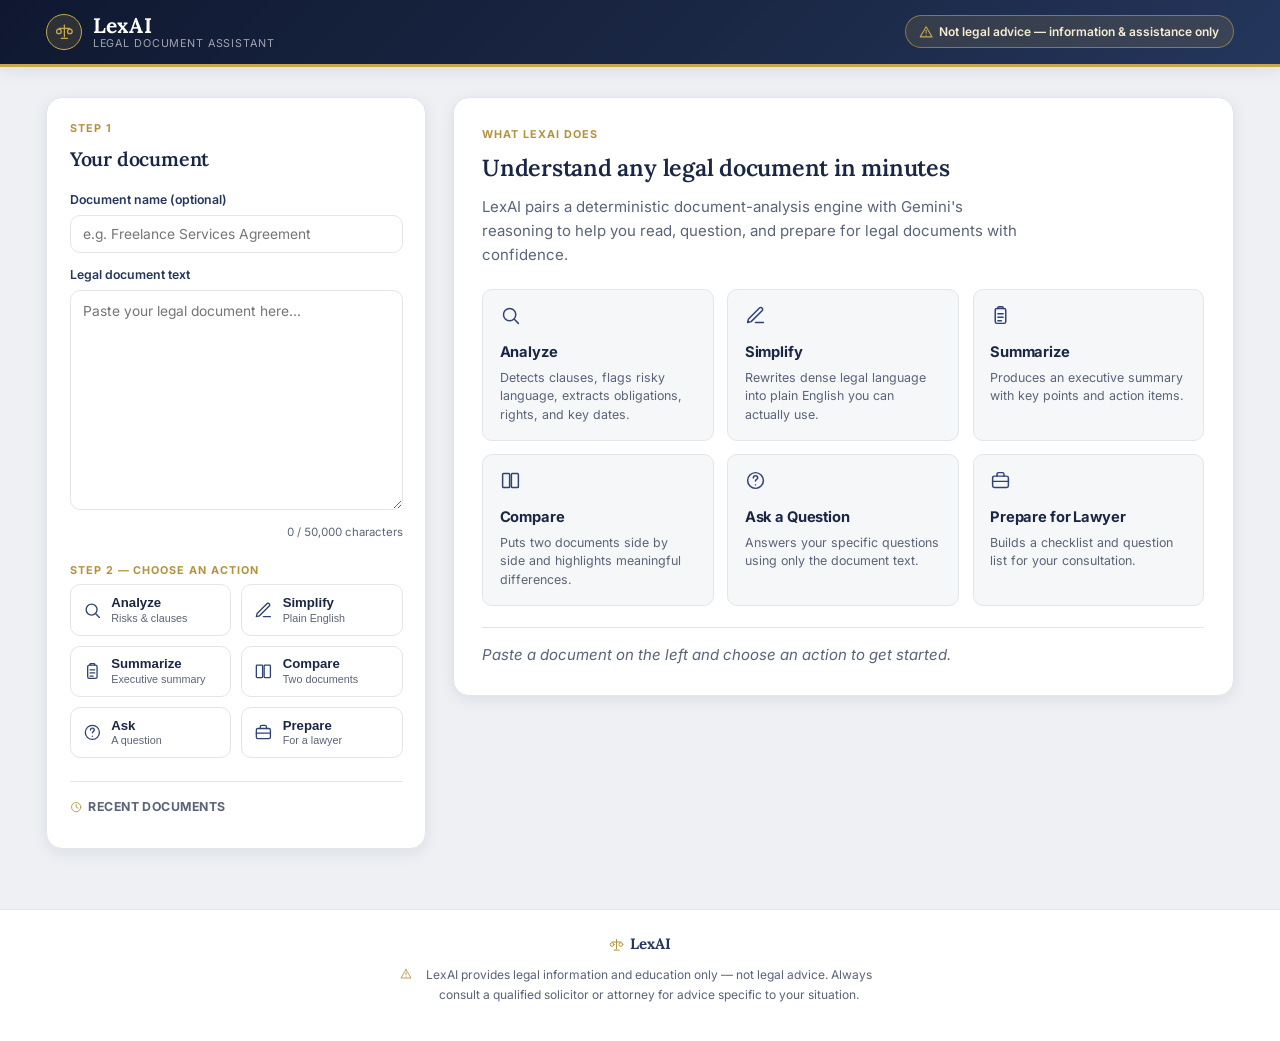
<file: frontend/index.html>
<!doctype html>
<html lang="en">
<head>
  <meta charset="utf-8" />
  <meta name="viewport" content="width=device-width, initial-scale=1" />
  <title>LexAI — Legal Document Assistant</title>
  <link rel="preconnect" href="https://fonts.googleapis.com" />
  <link rel="preconnect" href="https://fonts.gstatic.com" crossorigin />
  <link
    href="https://fonts.googleapis.com/css2?family=Inter:wght@400;500;600;700;800&family=Lora:wght@500;600;700&display=swap"
    rel="stylesheet"
  />
  <link rel="stylesheet" href="style.css" />
</head>
<body>
  <a class="skip-link" href="#main-content">Skip to main content</a>

  <!-- Shared icon sprite: every <use href="#icon-*"> below (and every one
       injected dynamically by script.js) resolves against this single
       source of truth — icons are defined once, never duplicated. -->
  <svg aria-hidden="true" style="position:absolute;width:0;height:0;overflow:hidden" focusable="false">
    <defs>
      <symbol id="icon-scale" viewBox="0 0 24 24">
        <g fill="none" stroke="currentColor" stroke-width="1.6" stroke-linecap="round" stroke-linejoin="round">
          <line x1="12" y1="4" x2="12" y2="19"/>
          <line x1="5" y1="8" x2="19" y2="8"/>
          <line x1="8" y1="21" x2="16" y2="21"/>
          <circle cx="5" cy="12" r="3"/>
          <circle cx="19" cy="12" r="3"/>
        </g>
      </symbol>
      <symbol id="icon-search" viewBox="0 0 24 24">
        <g fill="none" stroke="currentColor" stroke-width="1.7" stroke-linecap="round" stroke-linejoin="round">
          <circle cx="11" cy="11" r="7"/>
          <line x1="21" y1="21" x2="16.65" y2="16.65"/>
        </g>
      </symbol>
      <symbol id="icon-edit" viewBox="0 0 24 24">
        <g fill="none" stroke="currentColor" stroke-width="1.7" stroke-linecap="round" stroke-linejoin="round">
          <path d="M12 20h9"/>
          <path d="M16.5 3.5a2.121 2.121 0 0 1 3 3L7 19l-4 1 1-4Z"/>
        </g>
      </symbol>
      <symbol id="icon-clipboard" viewBox="0 0 24 24">
        <g fill="none" stroke="currentColor" stroke-width="1.7" stroke-linecap="round" stroke-linejoin="round">
          <rect x="6" y="4" width="12" height="17" rx="2"/>
          <path d="M9 4V3a1 1 0 0 1 1-1h4a1 1 0 0 1 1 1v1"/>
          <line x1="9" y1="10" x2="15" y2="10"/>
          <line x1="9" y1="14" x2="15" y2="14"/>
          <line x1="9" y1="18" x2="13" y2="18"/>
        </g>
      </symbol>
      <symbol id="icon-compare" viewBox="0 0 24 24">
        <g fill="none" stroke="currentColor" stroke-width="1.7" stroke-linejoin="round">
          <rect x="3" y="4" width="8" height="16" rx="1"/>
          <rect x="13" y="4" width="8" height="16" rx="1"/>
        </g>
      </symbol>
      <symbol id="icon-help" viewBox="0 0 24 24">
        <g fill="none" stroke="currentColor" stroke-width="1.7" stroke-linecap="round" stroke-linejoin="round">
          <circle cx="12" cy="12" r="9"/>
          <path d="M9.5 9a2.5 2.5 0 0 1 5 0c0 1.5-2.5 2-2.5 3.5"/>
          <line x1="12" y1="17" x2="12.01" y2="17"/>
        </g>
      </symbol>
      <symbol id="icon-briefcase" viewBox="0 0 24 24">
        <g fill="none" stroke="currentColor" stroke-width="1.7" stroke-linecap="round" stroke-linejoin="round">
          <rect x="3" y="7" width="18" height="13" rx="2"/>
          <path d="M8 7V5a2 2 0 0 1 2-2h4a2 2 0 0 1 2 2v2"/>
          <line x1="3" y1="13" x2="21" y2="13"/>
        </g>
      </symbol>
      <symbol id="icon-alert" viewBox="0 0 24 24">
        <g fill="none" stroke="currentColor" stroke-width="1.7" stroke-linecap="round" stroke-linejoin="round">
          <path d="M12 3 2 20h20L12 3Z"/>
          <line x1="12" y1="9" x2="12" y2="14"/>
          <line x1="12" y1="17.5" x2="12.01" y2="17.5"/>
        </g>
      </symbol>
      <symbol id="icon-check" viewBox="0 0 24 24">
        <g fill="none" stroke="currentColor" stroke-width="1.7" stroke-linecap="round" stroke-linejoin="round">
          <circle cx="12" cy="12" r="9"/>
          <path d="M8 12.5l2.5 2.5L16 9.5"/>
        </g>
      </symbol>
      <symbol id="icon-unlock" viewBox="0 0 24 24">
        <g fill="none" stroke="currentColor" stroke-width="1.7" stroke-linecap="round" stroke-linejoin="round">
          <rect x="4" y="11" width="16" height="9" rx="2"/>
          <path d="M8 11V7a4 4 0 0 1 7.5-2"/>
        </g>
      </symbol>
      <symbol id="icon-calendar" viewBox="0 0 24 24">
        <g fill="none" stroke="currentColor" stroke-width="1.7" stroke-linecap="round" stroke-linejoin="round">
          <rect x="3" y="5" width="18" height="16" rx="2"/>
          <line x1="3" y1="10" x2="21" y2="10"/>
          <line x1="8" y1="3" x2="8" y2="7"/>
          <line x1="16" y1="3" x2="16" y2="7"/>
        </g>
      </symbol>
      <symbol id="icon-file" viewBox="0 0 24 24">
        <g fill="none" stroke="currentColor" stroke-width="1.7" stroke-linecap="round" stroke-linejoin="round">
          <path d="M6 3h9l5 5v13a1 1 0 0 1-1 1H6a1 1 0 0 1-1-1V4a1 1 0 0 1 1-1Z"/>
          <path d="M15 3v5h5"/>
          <line x1="8" y1="13" x2="16" y2="13"/>
          <line x1="8" y1="17" x2="16" y2="17"/>
        </g>
      </symbol>
      <symbol id="icon-trash" viewBox="0 0 24 24">
        <g fill="none" stroke="currentColor" stroke-width="1.7" stroke-linecap="round" stroke-linejoin="round">
          <line x1="4" y1="7" x2="20" y2="7"/>
          <path d="M6 7l1 13a2 2 0 0 0 2 2h6a2 2 0 0 0 2-2l1-13"/>
          <path d="M9 7V4a1 1 0 0 1 1-1h4a1 1 0 0 1 1 1v3"/>
        </g>
      </symbol>
      <symbol id="icon-clock" viewBox="0 0 24 24">
        <g fill="none" stroke="currentColor" stroke-width="1.7" stroke-linecap="round" stroke-linejoin="round">
          <circle cx="12" cy="12" r="9"/>
          <polyline points="12 7 12 12 16 14"/>
        </g>
      </symbol>
      <symbol id="icon-arrow-circle" viewBox="0 0 24 24">
        <g fill="none" stroke="currentColor" stroke-width="1.7" stroke-linecap="round" stroke-linejoin="round">
          <circle cx="12" cy="12" r="9"/>
          <polyline points="10 8 14 12 10 16"/>
        </g>
      </symbol>
    </defs>
  </svg>

  <header class="app-header">
    <div class="header-inner">
      <div class="brand">
        <span class="brand-mark" aria-hidden="true"><svg class="icon"><use href="#icon-scale"/></svg></span>
        <span class="brand-text">
          <span class="brand-name">LexAI</span>
          <span class="brand-tagline">Legal Document Assistant</span>
        </span>
      </div>
      <p class="advice-banner" role="note">
        <svg class="icon" aria-hidden="true"><use href="#icon-alert"/></svg>
        Not legal advice — information &amp; assistance only
      </p>
    </div>
  </header>

  <main id="main-content" class="app-layout">
    <section class="input-panel" aria-label="Document input">
      <p class="eyebrow">Step 1</p>
      <h1 class="panel-title">Your document</h1>

      <label for="doc-label" class="field-label">Document name (optional)</label>
      <input
        id="doc-label"
        type="text"
        class="text-input"
        maxlength="80"
        placeholder="e.g. Freelance Services Agreement"
        aria-label="Optional document name"
      />

      <label for="doc-text" class="field-label">Legal document text</label>
      <textarea
        id="doc-text"
        class="doc-textarea"
        aria-label="Legal document text"
        aria-required="true"
        placeholder="Paste your legal document here..."
      ></textarea>
      <div class="char-count" id="char-count" aria-live="polite">0 / 50,000 characters</div>

      <div id="compare-panel" class="conditional-panel" hidden>
        <label for="doc-text-b" class="field-label">Second document name (optional)</label>
        <input
          id="doc-label-b"
          type="text"
          class="text-input"
          maxlength="80"
          placeholder="e.g. Revised Draft"
          aria-label="Optional second document name"
        />
        <label for="doc-text-b" class="field-label">Second document text</label>
        <textarea
          id="doc-text-b"
          class="doc-textarea small"
          aria-label="Second legal document text for comparison"
          placeholder="Paste the second document here..."
        ></textarea>
      </div>

      <div id="ask-panel" class="conditional-panel" hidden>
        <label for="ask-question" class="field-label">Your question</label>
        <input
          id="ask-question"
          type="text"
          class="text-input"
          maxlength="500"
          placeholder="e.g. Can I terminate this early?"
          aria-label="Question about the document"
        />
      </div>

      <div id="simplify-panel" class="conditional-panel" hidden>
        <label for="simplify-focus" class="field-label">Focus on (optional)</label>
        <input
          id="simplify-focus"
          type="text"
          class="text-input"
          maxlength="200"
          placeholder="e.g. payment terms"
          aria-label="Optional aspect to focus the simplification on"
        />
      </div>

      <p class="eyebrow action-eyebrow">Step 2 — choose an action</p>
      <div class="action-grid" role="group" aria-label="Choose an action">
        <button type="button" class="action-btn" data-action="analyze" aria-label="Analyze document for risks, obligations, and clauses">
          <svg class="icon" aria-hidden="true"><use href="#icon-search"/></svg>
          <span class="action-btn-text">
            <span class="action-btn-title">Analyze</span>
            <span class="action-btn-desc">Risks &amp; clauses</span>
          </span>
        </button>
        <button type="button" class="action-btn" data-action="simplify" aria-label="Simplify document into plain English">
          <svg class="icon" aria-hidden="true"><use href="#icon-edit"/></svg>
          <span class="action-btn-text">
            <span class="action-btn-title">Simplify</span>
            <span class="action-btn-desc">Plain English</span>
          </span>
        </button>
        <button type="button" class="action-btn" data-action="summarize" aria-label="Summarize document into an executive summary">
          <svg class="icon" aria-hidden="true"><use href="#icon-clipboard"/></svg>
          <span class="action-btn-text">
            <span class="action-btn-title">Summarize</span>
            <span class="action-btn-desc">Executive summary</span>
          </span>
        </button>
        <button type="button" class="action-btn" data-action="compare" aria-label="Compare this document with a second document">
          <svg class="icon" aria-hidden="true"><use href="#icon-compare"/></svg>
          <span class="action-btn-text">
            <span class="action-btn-title">Compare</span>
            <span class="action-btn-desc">Two documents</span>
          </span>
        </button>
        <button type="button" class="action-btn" data-action="ask" aria-label="Ask a question about this document">
          <svg class="icon" aria-hidden="true"><use href="#icon-help"/></svg>
          <span class="action-btn-text">
            <span class="action-btn-title">Ask</span>
            <span class="action-btn-desc">A question</span>
          </span>
        </button>
        <button type="button" class="action-btn" data-action="prepare" aria-label="Prepare questions and a checklist for a lawyer">
          <svg class="icon" aria-hidden="true"><use href="#icon-briefcase"/></svg>
          <span class="action-btn-text">
            <span class="action-btn-title">Prepare</span>
            <span class="action-btn-desc">For a lawyer</span>
          </span>
        </button>
      </div>

      <section class="history-panel" aria-label="Recently submitted documents">
        <h2 class="history-title">
          <svg class="icon" aria-hidden="true"><use href="#icon-clock"/></svg>
          Recent documents
        </h2>
        <ul id="history-list" class="history-list"></ul>
      </section>
    </section>

    <section
      id="results-panel"
      class="results-panel"
      role="region"
      aria-label="Analysis results"
      aria-live="polite"
    >
      <div id="welcome-state" class="welcome-state">
        <p class="eyebrow">What LexAI does</p>
        <h2>Understand any legal document in minutes</h2>
        <p class="welcome-intro">
          LexAI pairs a deterministic document-analysis engine with Gemini's
          reasoning to help you read, question, and prepare for legal
          documents with confidence.
        </p>
        <div class="feature-grid">
          <div class="feature-card">
            <svg class="icon" aria-hidden="true"><use href="#icon-search"/></svg>
            <h3>Analyze</h3>
            <p>Detects clauses, flags risky language, extracts obligations, rights, and key dates.</p>
          </div>
          <div class="feature-card">
            <svg class="icon" aria-hidden="true"><use href="#icon-edit"/></svg>
            <h3>Simplify</h3>
            <p>Rewrites dense legal language into plain English you can actually use.</p>
          </div>
          <div class="feature-card">
            <svg class="icon" aria-hidden="true"><use href="#icon-clipboard"/></svg>
            <h3>Summarize</h3>
            <p>Produces an executive summary with key points and action items.</p>
          </div>
          <div class="feature-card">
            <svg class="icon" aria-hidden="true"><use href="#icon-compare"/></svg>
            <h3>Compare</h3>
            <p>Puts two documents side by side and highlights meaningful differences.</p>
          </div>
          <div class="feature-card">
            <svg class="icon" aria-hidden="true"><use href="#icon-help"/></svg>
            <h3>Ask a Question</h3>
            <p>Answers your specific questions using only the document text.</p>
          </div>
          <div class="feature-card">
            <svg class="icon" aria-hidden="true"><use href="#icon-briefcase"/></svg>
            <h3>Prepare for Lawyer</h3>
            <p>Builds a checklist and question list for your consultation.</p>
          </div>
        </div>
        <p class="welcome-hint">Paste a document on the left and choose an action to get started.</p>
      </div>

      <div id="loading-state" class="loading-state" hidden>
        <div class="spinner" aria-hidden="true"></div>
        <p>LexAI is analysing your document…</p>
      </div>

      <div id="error-state" class="error-state" hidden role="alert"></div>

      <div id="results-content" class="results-content" hidden></div>
    </section>
  </main>

  <footer class="app-footer">
    <div class="footer-inner">
      <div class="footer-brand">
        <svg class="icon" aria-hidden="true"><use href="#icon-scale"/></svg>
        <span>LexAI</span>
      </div>
      <p id="disclaimer-text">
        <svg class="icon" aria-hidden="true"><use href="#icon-alert"/></svg>
        LexAI provides legal information and education only — not legal advice.
        Always consult a qualified solicitor or attorney for advice specific to your situation.
      </p>
    </div>
  </footer>

  <script src="config.js"></script>
  <script src="script.js"></script>
</body>
</html>
</file>
<file: frontend/style.css>
:root {
  --navy-950: #0f1830;
  --navy-900: #1a2744;
  --navy-800: #24365c;
  --navy-700: #2f4372;
  --gold-600: #b3923d;
  --gold-500: #c9a84c;
  --gold-100: #f6ecd2;
  --white: #ffffff;
  --surface: #ffffff;
  --surface-sunken: #f6f7f9;
  --page-bg: #eef0f4;
  --border: #e2e5eb;
  --border-strong: #c7cdd9;
  --text: #1c2333;
  --text-muted: #5a6478;
  /* Semantic text/icon tokens — these (not the raw --navy-* scale) are
     what body content uses, so the dark-mode block below can flip them
     to a light tone without touching the header, which stays dark navy
     with white text in both themes. */
  --heading: var(--navy-900);
  --label: var(--navy-800);
  --icon-accent: var(--navy-700);
  --danger: #c0392b;
  --danger-bg: #fdecea;
  --danger-border: #f3c6c0;
  --success: #1f7a4d;
  --success-bg: #e6f5ec;
  --warning-bg: #fff6e0;
  --warning-text: #92700a;
  --radius-sm: 6px;
  --radius: 10px;
  --radius-lg: 16px;
  --shadow-sm: 0 1px 2px rgba(15, 24, 48, 0.06);
  --shadow-md: 0 4px 16px rgba(15, 24, 48, 0.08);
  --shadow-lg: 0 12px 32px rgba(15, 24, 48, 0.14);
  --font-sans: "Inter", -apple-system, BlinkMacSystemFont, "Segoe UI", Roboto, Helvetica, Arial, sans-serif;
  --font-serif: "Lora", Georgia, "Times New Roman", serif;
  --ease: cubic-bezier(0.2, 0.7, 0.3, 1);
}

* {
  box-sizing: border-box;
}

[hidden] {
  display: none !important;
}

html {
  color-scheme: light;
}

html,
body {
  margin: 0;
  padding: 0;
  background: var(--page-bg);
  color: var(--text);
  font-family: var(--font-sans);
  font-size: 15px;
  line-height: 1.6;
  -webkit-font-smoothing: antialiased;
}

h1,
h2,
h3 {
  font-family: var(--font-serif);
  font-weight: 600;
  color: var(--heading);
  letter-spacing: -0.01em;
}

.icon {
  width: 1em;
  height: 1em;
  flex-shrink: 0;
}

.skip-link {
  position: absolute;
  left: -9999px;
  top: 0;
  background: var(--navy-900);
  color: var(--white);
  padding: 0.75rem 1.25rem;
  z-index: 1000;
  border-radius: 0 0 var(--radius) 0;
  font-weight: 600;
}

.skip-link:focus {
  left: 0;
}

/* ---- Header ---- */

.app-header {
  position: sticky;
  top: 0;
  z-index: 20;
  background: linear-gradient(135deg, var(--navy-950) 0%, var(--navy-900) 55%, var(--navy-800) 100%);
  color: var(--white);
  border-bottom: 3px solid var(--gold-500);
  box-shadow: var(--shadow-md);
}

.header-inner {
  max-width: 1240px;
  margin: 0 auto;
  padding: 0.9rem 1.75rem;
  display: flex;
  flex-wrap: wrap;
  align-items: center;
  justify-content: space-between;
  gap: 0.75rem;
}

.brand {
  display: flex;
  align-items: center;
  gap: 0.7rem;
}

.brand-mark {
  display: flex;
  align-items: center;
  justify-content: center;
  width: 2.4rem;
  height: 2.4rem;
  border-radius: 50%;
  background: rgba(201, 168, 76, 0.16);
  border: 1.5px solid var(--gold-500);
  color: var(--gold-500);
  font-size: 1.25rem;
}

.brand-text {
  display: flex;
  flex-direction: column;
  line-height: 1.15;
}

.brand-name {
  font-family: var(--font-serif);
  font-size: 1.4rem;
  font-weight: 700;
  letter-spacing: 0.01em;
}

.brand-tagline {
  font-size: 0.72rem;
  color: rgba(255, 255, 255, 0.6);
  text-transform: uppercase;
  letter-spacing: 0.08em;
}

.advice-banner {
  margin: 0;
  display: inline-flex;
  align-items: center;
  gap: 0.4rem;
  background: rgba(201, 168, 76, 0.14);
  border: 1px solid rgba(201, 168, 76, 0.55);
  color: var(--gold-100);
  padding: 0.4rem 0.9rem;
  border-radius: 999px;
  font-size: 0.8rem;
  font-weight: 600;
}

.advice-banner .icon {
  color: var(--gold-500);
  font-size: 0.95rem;
}

/* ---- Layout ---- */

.app-layout {
  max-width: 1240px;
  margin: 0 auto;
  padding: 2rem 1.75rem;
  display: flex;
  gap: 1.75rem;
  align-items: flex-start;
  flex-wrap: wrap;
}

.eyebrow {
  margin: 0 0 0.35rem;
  font-size: 0.72rem;
  font-weight: 700;
  text-transform: uppercase;
  letter-spacing: 0.09em;
  color: var(--gold-600);
}

.input-panel {
  width: 380px;
  max-width: 100%;
  flex-shrink: 0;
  background: var(--surface);
  border: 1px solid var(--border);
  border-radius: var(--radius-lg);
  box-shadow: var(--shadow-md);
  padding: 1.5rem;
}

.results-panel {
  flex: 1 1 480px;
  min-width: 0;
  background: var(--surface);
  border: 1px solid var(--border);
  border-radius: var(--radius-lg);
  box-shadow: var(--shadow-md);
  padding: 1.9rem;
  min-height: 460px;
}

.panel-title {
  margin: 0 0 1.1rem;
  font-size: 1.3rem;
}

.field-label {
  display: block;
  font-size: 0.82rem;
  font-weight: 600;
  color: var(--label);
  margin: 0.85rem 0 0.35rem;
}

.text-input,
.doc-textarea {
  width: 100%;
  border: 1.5px solid var(--border);
  border-radius: var(--radius);
  padding: 0.65rem 0.8rem;
  font-family: inherit;
  font-size: 0.92rem;
  color: var(--text);
  background: var(--surface);
  transition: border-color 0.15s var(--ease), box-shadow 0.15s var(--ease);
}

.text-input:hover,
.doc-textarea:hover {
  border-color: var(--border-strong);
}

.text-input:focus,
.doc-textarea:focus {
  outline: none;
  border-color: var(--gold-500);
  box-shadow: 0 0 0 3px rgba(201, 168, 76, 0.22);
}

.doc-textarea {
  min-height: 220px;
  resize: vertical;
  line-height: 1.55;
}

.doc-textarea.small {
  min-height: 140px;
}

.char-count {
  font-size: 0.76rem;
  color: var(--text-muted);
  text-align: right;
  margin-top: 0.35rem;
  font-variant-numeric: tabular-nums;
}

.char-count.over-limit {
  color: var(--danger);
  font-weight: 700;
}

.conditional-panel {
  background: var(--surface-sunken);
  border: 1px dashed var(--border-strong);
  border-radius: var(--radius);
  margin-top: 1rem;
  padding: 0.9rem 1rem 1.1rem;
}

.action-eyebrow {
  margin-top: 1.4rem;
}

.action-grid {
  display: grid;
  grid-template-columns: 1fr 1fr;
  gap: 0.65rem;
}

.action-btn {
  display: flex;
  align-items: center;
  gap: 0.65rem;
  text-align: left;
  border: 1.5px solid var(--border);
  background: var(--surface);
  color: var(--heading);
  padding: 0.65rem 0.8rem;
  border-radius: var(--radius);
  cursor: pointer;
  transition: transform 0.15s var(--ease), box-shadow 0.15s var(--ease), border-color 0.15s var(--ease),
    background 0.15s var(--ease);
}

.action-btn .icon {
  font-size: 1.25rem;
  color: var(--icon-accent);
  flex-shrink: 0;
}

.action-btn-text {
  display: flex;
  flex-direction: column;
  line-height: 1.25;
  min-width: 0;
}

.action-btn-title {
  font-weight: 700;
  font-size: 0.88rem;
}

.action-btn-desc {
  font-size: 0.72rem;
  color: var(--text-muted);
}

.action-btn:hover {
  border-color: var(--gold-500);
  box-shadow: var(--shadow-sm);
  transform: translateY(-1px);
}

.action-btn:focus-visible {
  outline: 2px solid var(--gold-600);
  outline-offset: 2px;
}

.action-btn.active {
  background: var(--navy-900);
  border-color: var(--navy-900);
  color: var(--white);
  box-shadow: var(--shadow-md);
}

.action-btn.active .icon,
.action-btn.active .action-btn-desc {
  color: var(--gold-500);
}

.action-btn[disabled] {
  opacity: 0.6;
  cursor: not-allowed;
}

/* ---- History ---- */

.history-panel {
  margin-top: 1.5rem;
  border-top: 1px solid var(--border);
  padding-top: 1rem;
}

.history-title {
  display: flex;
  align-items: center;
  gap: 0.4rem;
  font-family: var(--font-sans);
  font-size: 0.82rem;
  font-weight: 700;
  text-transform: uppercase;
  letter-spacing: 0.04em;
  color: var(--text-muted);
  margin: 0 0 0.6rem;
}

.history-title .icon {
  color: var(--gold-600);
}

.history-list {
  list-style: none;
  margin: 0;
  padding: 0;
  display: flex;
  flex-direction: column;
  gap: 0.35rem;
  max-height: 170px;
  overflow-y: auto;
}

.history-list:empty::after,
.history-list li:only-child:not(.history-item) {
  color: var(--text-muted);
}

.history-item {
  display: flex;
  align-items: center;
  justify-content: space-between;
  gap: 0.5rem;
  background: var(--surface-sunken);
  border: 1px solid transparent;
  border-radius: var(--radius-sm);
  padding: 0.4rem 0.5rem 0.4rem 0.7rem;
  font-size: 0.8rem;
  transition: border-color 0.15s var(--ease);
}

.history-item:hover {
  border-color: var(--border-strong);
}

.history-item button {
  background: none;
  border: none;
  cursor: pointer;
  padding: 0.25rem;
  border-radius: var(--radius-sm);
  display: inline-flex;
  align-items: center;
  gap: 0.35rem;
}

.history-load {
  color: var(--label);
  flex: 1;
  min-width: 0;
  text-align: left;
  font-weight: 600;
}

.history-load span {
  overflow: hidden;
  text-overflow: ellipsis;
  white-space: nowrap;
}

.history-load .icon {
  color: var(--gold-600);
  flex-shrink: 0;
}

.history-load:hover {
  text-decoration: underline;
}

.history-delete {
  color: var(--danger);
}

.history-delete:hover {
  background: var(--danger-bg);
}

/* ---- Welcome / results area ---- */

.welcome-state h2 {
  margin: 0 0 0.6rem;
  font-size: 1.55rem;
}

.welcome-intro {
  color: var(--text-muted);
  max-width: 60ch;
  margin: 0 0 1.5rem;
}

.feature-grid {
  display: grid;
  grid-template-columns: repeat(3, 1fr);
  gap: 0.9rem;
  margin-bottom: 1.4rem;
}

.feature-card {
  background: var(--surface-sunken);
  border: 1px solid var(--border);
  border-radius: var(--radius);
  padding: 1rem 1.1rem;
  transition: border-color 0.15s var(--ease), transform 0.15s var(--ease);
}

.feature-card:hover {
  border-color: var(--gold-500);
  transform: translateY(-2px);
}

.feature-card .icon {
  font-size: 1.4rem;
  color: var(--icon-accent);
  margin-bottom: 0.5rem;
}

.feature-card h3 {
  margin: 0 0 0.3rem;
  font-size: 0.98rem;
  font-family: var(--font-sans);
  font-weight: 700;
  color: var(--heading);
}

.feature-card p {
  margin: 0;
  font-size: 0.83rem;
  color: var(--text-muted);
  line-height: 1.5;
}

.welcome-hint {
  color: var(--text-muted);
  font-style: italic;
  border-top: 1px solid var(--border);
  padding-top: 1rem;
  margin: 0;
}

.loading-state {
  display: flex;
  flex-direction: column;
  align-items: center;
  justify-content: center;
  gap: 1.1rem;
  padding: 4rem 0;
  color: var(--heading);
}

.spinner {
  width: 40px;
  height: 40px;
  border: 4px solid var(--border);
  border-top-color: var(--gold-500);
  border-right-color: var(--icon-accent);
  border-radius: 50%;
  animation: spin 0.85s linear infinite;
}

@keyframes spin {
  to {
    transform: rotate(360deg);
  }
}

.error-state {
  display: flex;
  align-items: center;
  gap: 0.6rem;
  background: var(--danger-bg);
  border: 1px solid var(--danger-border);
  color: var(--danger);
  padding: 1rem 1.1rem;
  border-radius: var(--radius);
  font-weight: 500;
}

.results-content {
  animation: fade-in 0.25s var(--ease);
}

@keyframes fade-in {
  from {
    opacity: 0;
    transform: translateY(4px);
  }
  to {
    opacity: 1;
    transform: translateY(0);
  }
}

.result-card {
  border: 1px solid var(--border);
  border-radius: var(--radius);
  padding: 1.15rem 1.3rem;
  margin-bottom: 1rem;
  background: var(--surface);
}

.result-card h3 {
  margin: 0 0 0.75rem;
  display: flex;
  align-items: center;
  gap: 0.5rem;
  color: var(--heading);
  font-size: 1.02rem;
}

.result-card h3 .icon {
  color: var(--gold-600);
  font-size: 1.1rem;
}

.stats-bar {
  display: flex;
  flex-wrap: wrap;
  gap: 0.6rem;
  margin-bottom: 1rem;
}

.stat-chip {
  background: var(--surface-sunken);
  border: 1px solid var(--border);
  border-radius: 999px;
  padding: 0.35rem 0.85rem;
  font-size: 0.78rem;
  color: var(--label);
  font-weight: 600;
}

.risk-flag {
  display: flex;
  align-items: flex-start;
  gap: 0.6rem;
  background: var(--danger-bg);
  border: 1px solid var(--danger-border);
  border-left: 3px solid var(--danger);
  border-radius: var(--radius-sm);
  padding: 0.6rem 0.8rem;
  margin-bottom: 0.5rem;
  font-size: 0.85rem;
  line-height: 1.5;
}

.risk-flag .risk-icon {
  flex-shrink: 0;
  color: var(--danger);
  margin-top: 0.15rem;
}

.risk-flag .risk-category {
  font-weight: 700;
  color: var(--danger);
  display: block;
  font-size: 0.82rem;
  text-transform: uppercase;
  letter-spacing: 0.02em;
  margin-bottom: 0.1rem;
}

.plain-list {
  margin: 0;
  padding-left: 1.3rem;
}

.plain-list li {
  margin-bottom: 0.5rem;
  line-height: 1.55;
}

.plain-list li:last-child {
  margin-bottom: 0;
}

.confidence-badge {
  display: inline-flex;
  align-items: center;
  padding: 0.25rem 0.7rem;
  border-radius: 999px;
  font-size: 0.75rem;
  font-weight: 700;
  margin-bottom: 0.75rem;
  text-transform: uppercase;
  letter-spacing: 0.03em;
}

.confidence-high {
  background: var(--success-bg);
  color: var(--success);
}

.confidence-medium {
  background: var(--warning-bg);
  color: var(--warning-text);
}

.confidence-low {
  background: var(--danger-bg);
  color: var(--danger);
}

.compare-columns {
  display: grid;
  grid-template-columns: 1fr 1fr;
  gap: 1rem;
  margin-bottom: 1.1rem;
}

.compare-columns > div {
  background: var(--surface-sunken);
  border: 1px solid var(--border);
  border-radius: var(--radius);
  padding: 0.9rem 1rem;
}

.compare-columns h4 {
  margin: 0 0 0.6rem;
  font-family: var(--font-sans);
  font-size: 0.85rem;
  color: var(--heading);
}

.compare-columns .stat-chip {
  display: inline-block;
  margin: 0 0.35rem 0.35rem 0;
}

.disclaimer-line {
  display: flex;
  align-items: flex-start;
  gap: 0.5rem;
  color: var(--text-muted);
  font-size: 0.8rem;
  border-top: 1px solid var(--border);
  padding-top: 1rem;
  margin-top: 0.25rem;
}

.disclaimer-line .icon {
  color: var(--gold-600);
  flex-shrink: 0;
  margin-top: 0.1rem;
}

/* ---- Footer ---- */

.app-footer {
  border-top: 1px solid var(--border);
  background: var(--surface);
  margin-top: 2rem;
}

.footer-inner {
  max-width: 1240px;
  margin: 0 auto;
  padding: 1.5rem 1.75rem 2.5rem;
  display: flex;
  flex-direction: column;
  align-items: center;
  gap: 0.6rem;
  text-align: center;
}

.footer-brand {
  display: flex;
  align-items: center;
  gap: 0.4rem;
  font-family: var(--font-serif);
  font-weight: 700;
  color: var(--label);
  font-size: 1rem;
}

.footer-brand .icon {
  color: var(--gold-600);
}

#disclaimer-text {
  display: flex;
  align-items: flex-start;
  gap: 0.4rem;
  color: var(--text-muted);
  font-size: 0.8rem;
  max-width: 60ch;
  margin: 0;
}

#disclaimer-text .icon {
  color: var(--gold-600);
  flex-shrink: 0;
  margin-top: 0.15rem;
}

/* ---- Responsive ---- */

@media (max-width: 900px) {
  .feature-grid {
    grid-template-columns: 1fr 1fr;
  }
}

@media (max-width: 820px) {
  .app-layout {
    flex-direction: column;
    padding: 1.25rem 1rem;
  }

  .input-panel {
    width: 100%;
  }

  .compare-columns {
    grid-template-columns: 1fr;
  }

  .header-inner {
    padding: 0.85rem 1rem;
  }
}

@media (max-width: 520px) {
  .feature-grid {
    grid-template-columns: 1fr;
  }

  .action-grid {
    grid-template-columns: 1fr;
  }

  .advice-banner span:not(.icon) {
    display: none;
  }
}

/* ---- Accessibility: reduced motion ---- */

@media (prefers-reduced-motion: reduce) {
  * {
    animation: none !important;
    transition: none !important;
  }
}

/* ---- Dark mode ---- */

@media (prefers-color-scheme: dark) {
  :root {
    color-scheme: dark;
    --surface: #161d2e;
    --surface-sunken: #1d2538;
    --page-bg: #0e1420;
    --border: #2a3348;
    --border-strong: #3a4560;
    --text: #e7eaf2;
    --text-muted: #a4adc4;
    --heading: #eef1f8;
    --label: #c6cede;
    --icon-accent: #9fb3dc;
    --gold-600: #d9bd6e;
    --danger: #ff8577;
    --danger-bg: #3a1c1c;
    --danger-border: #5c2b26;
    --success: #4ade80;
    --success-bg: #123626;
    --warning-bg: #3a2f10;
    --warning-text: #f0c869;
  }
}
</file>
